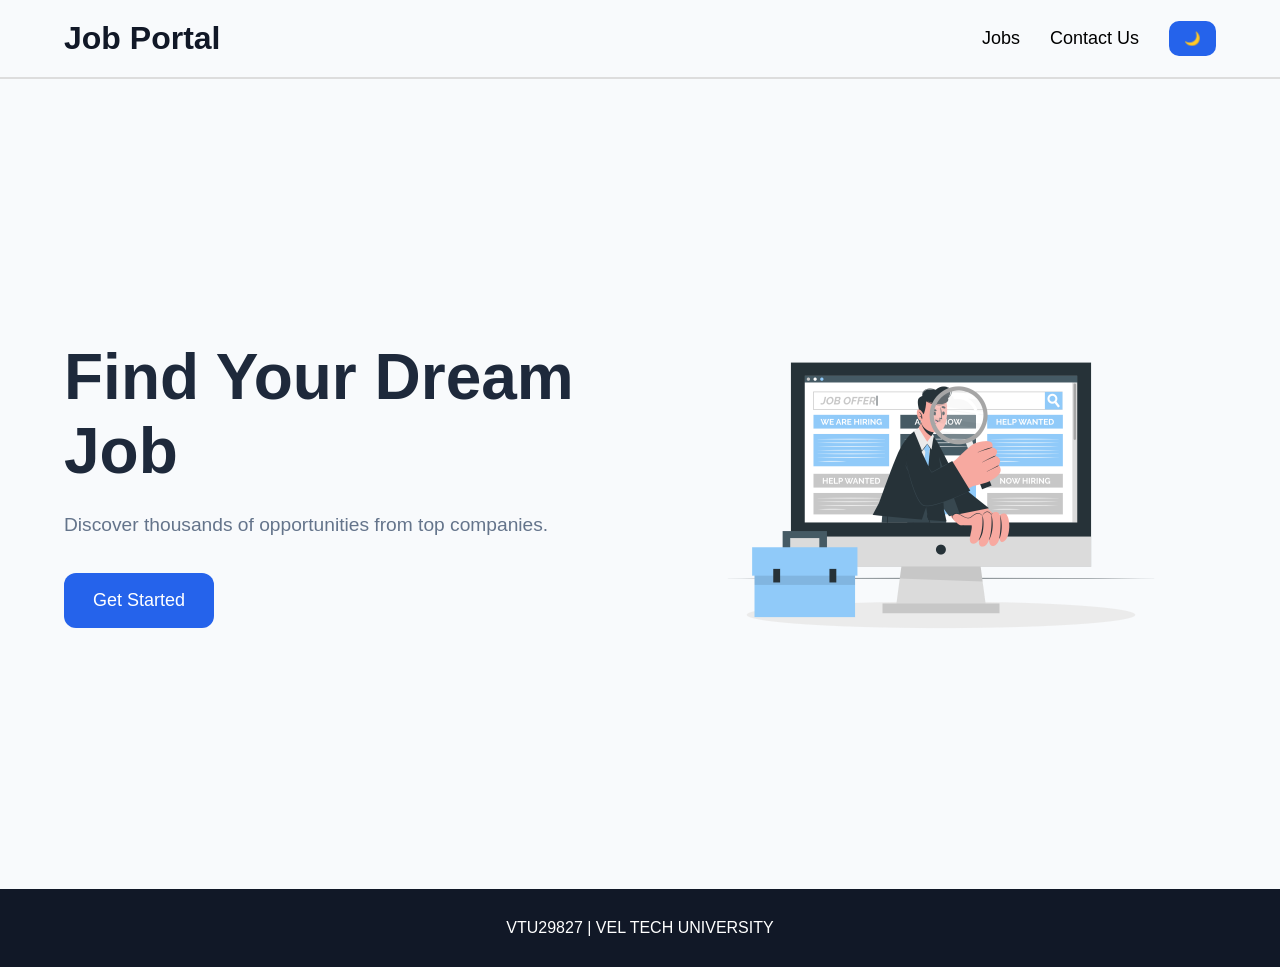
<file: index.html>
<!DOCTYPE html>
<html lang="en">
<head>
    <meta charset="UTF-8">
    <meta name="viewport" content="width=device-width, initial-scale=1.0">
    <title>O2H Job Portal</title>

    <link rel="stylesheet" href="./css/style.css">
    <link rel="stylesheet" href="./css/responsive.css">
</head>
<body>

<header>

    <h1 class="logo">Job Portal</h1>

    <nav>

        <ul>

            <li>
                <a href="./jobs.html">Jobs</a>
            </li>

            <li>
                <a href="./contact.html">Contact Us</a>
            </li>

            <li>
                <button id="themeBtn">
                    🌙
                </button>
            </li>

        </ul>

    </nav>

</header>


<main>

<section class="hero">

    <div class="hero-content">

        <h1>
            Find Your Dream Job
        </h1>

        <p>
            Discover thousands of opportunities from top companies.
        </p>

        <button id="jobs">
            Get Started
        </button>

    </div>


    <div class="hero-image">

        <img
        src="./images/home.png"
        alt="Job Search Illustration">

    </div>

</section>

</main>


<footer>

    <p>

        VTU29827 | VEL TECH UNIVERSITY

    </p>

</footer>

<script src="./js/app.js"></script>

</body>
</html>
</file>
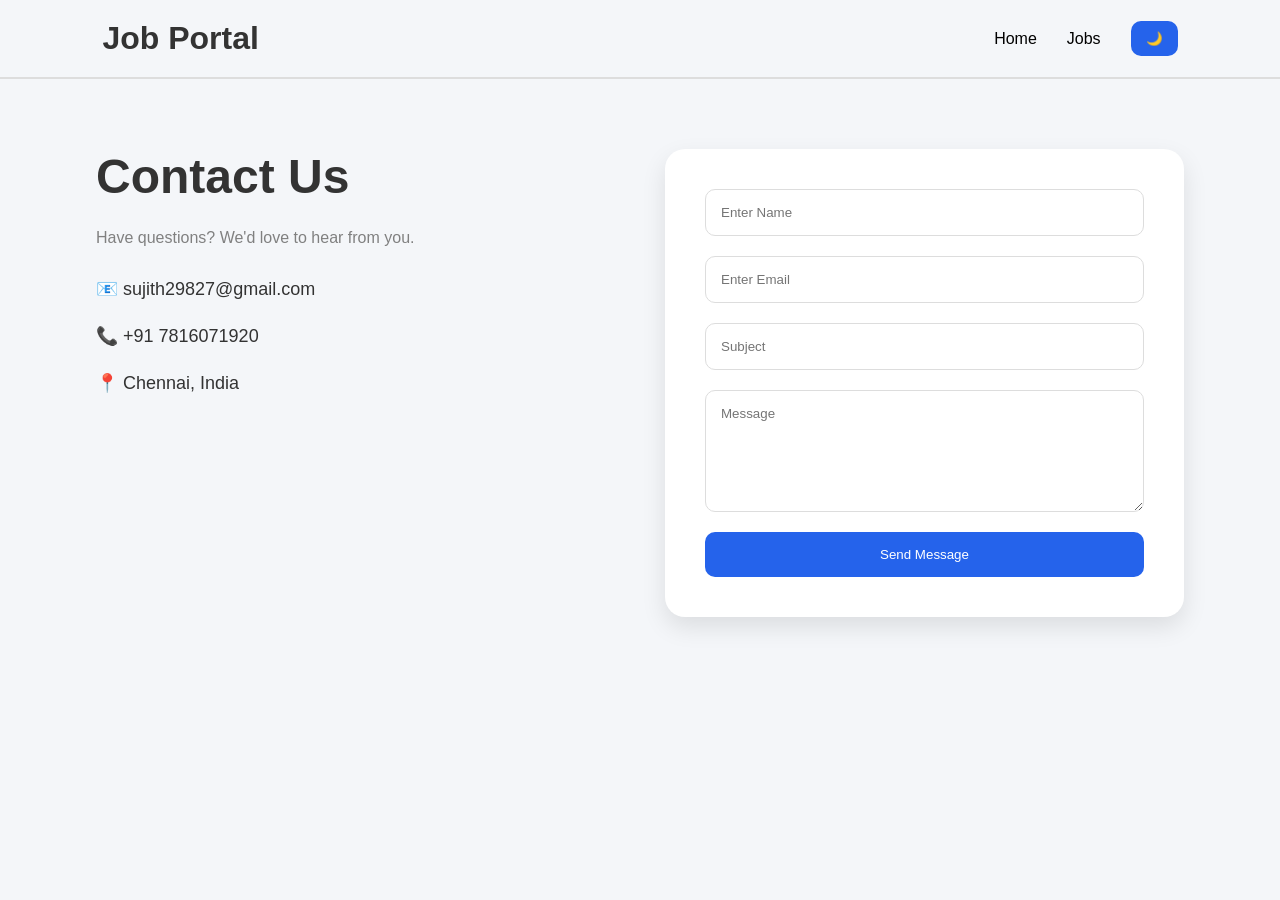
<file: contact.html>
<!DOCTYPE html>
<html lang="en">
<head>
    <meta charset="UTF-8">
    <meta name="viewport" content="width=device-width, initial-scale=1.0">
    <title>Contact Us</title>

    <link rel="stylesheet" href="./css/contact.css">
</head>
<body>

<header>

    <h1>Job Portal</h1>

    <nav>

        <ul>

            <li>
                <a href="./index.html">Home</a>
            </li>

            <li>
                <a href="./jobs.html">Jobs</a>
            </li>

            <li>
                <button id="themeBtn">
                    🌙
                </button>
            </li>

        </ul>

    </nav>

</header>


<main>

<section class="contact-container">

    <div class="contact-info">

        <h1>Contact Us</h1>

        <p>
            Have questions? We'd love to hear from you.
        </p>

        <div class="info">
            📧 sujith29827@gmail.com
        </div>

        <div class="info">
            📞 +91 7816071920
        </div>

        <div class="info">
            📍 Chennai, India
        </div>

    </div>


    <div class="contact-form">

        <form id="contactForm">

            <input
                type="text"
                id="name"
                placeholder="Enter Name"
                required
            >

            <input
                type="email"
                id="email"
                placeholder="Enter Email"
                required
            >

            <input
                type="text"
                id="subject"
                placeholder="Subject"
            >

            <textarea
                id="message"
                rows="6"
                placeholder="Message"
                required
            ></textarea>

            <button type="submit">
                Send Message
            </button>

        </form>

    </div>

</section>

</main>

<script src="./js/contact.js"></script>

</body>
</html>
</file>
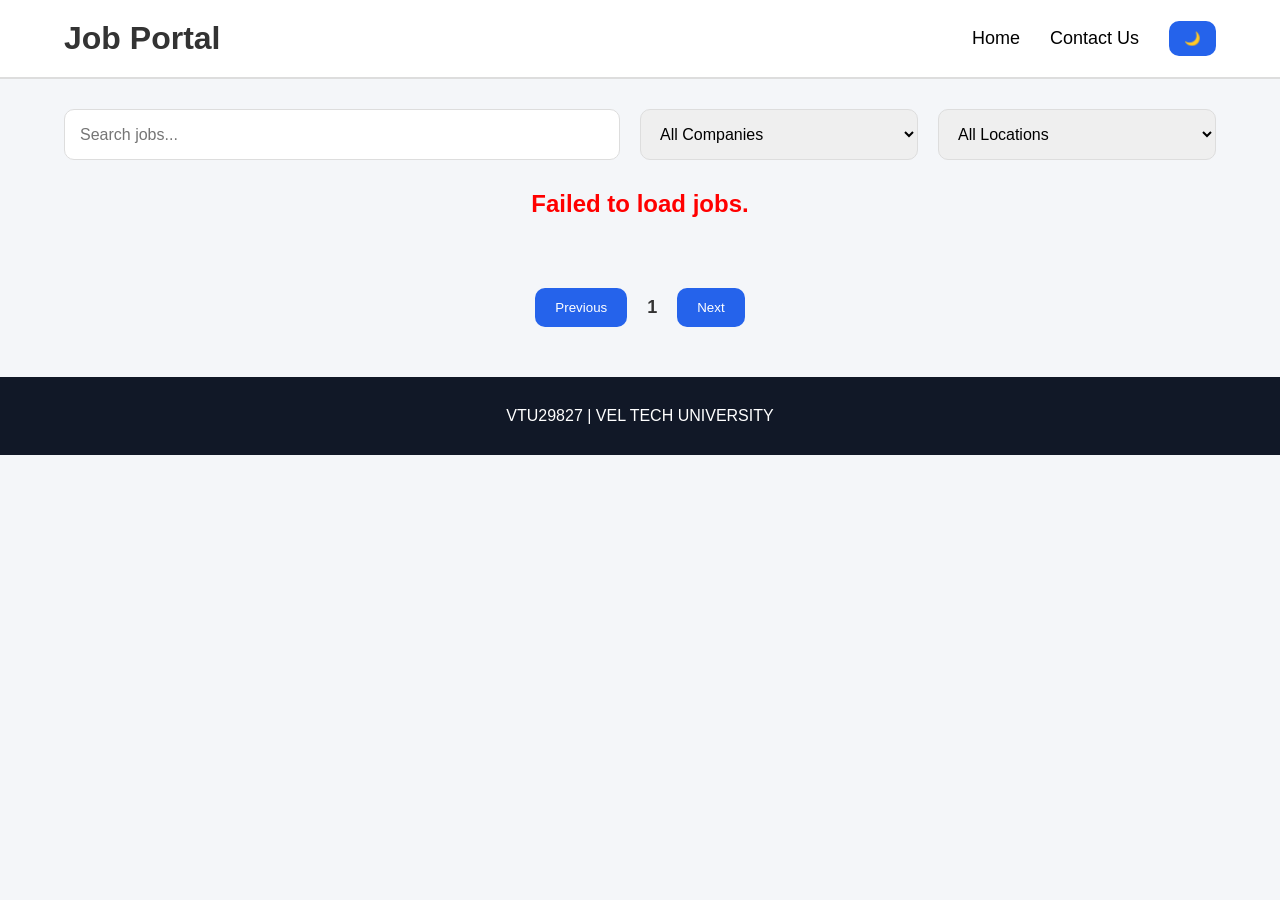
<file: jobs.html>
<!DOCTYPE html>
<html lang="en">
<head>
    <meta charset="UTF-8">
    <meta name="viewport" content="width=device-width, initial-scale=1.0">
    <title>Job Portal - Jobs</title>

    <link rel="stylesheet" href="./css/jobs.css">
    <link rel="stylesheet" href="./css/responsive.css">
</head>
<body>

    <!-- Header -->
   <header>
        <h1 class="">Job Portal</h1>

        <nav>
            <ul>
                <li>
                    <a href="./index.html" >Home</a>
                </li>

                <li>
                    <a href="./contact.html">Contact Us</a>
                </li>
                 <button id="themeBtn">
                    🌙
                </button>
            </ul>
           
        </nav>
    </header>


    <!-- Filters -->
    <section class="filters">

        <input
            type="text"
            id="searchInput"
            placeholder="Search jobs..."
        >

        <select id="companyFilter">

            <option value="">
                All Companies
            </option>

            <option value="Google">
                Google
            </option>

            <option value="Microsoft">
                Microsoft
            </option>

            <option value="Amazon">
                Amazon
            </option>

            <option value="Infosys">
                Infosys
            </option>

        </select>


        <select id="locationFilter">

            <option value="">
                All Locations
            </option>

            <option value="Remote">
                Remote
            </option>

            <option value="Bangalore">
                Bangalore
            </option>

            <option value="Chennai">
                Chennai
            </option>

            <option value="Hyderabad">
                Hyderabad
            </option>

        </select>

    </section>


    <!-- Loading Skeleton -->
    <section
        class="loading-container"
        id="loadingContainer"
    >

        <div class="skeleton"></div>
        <div class="skeleton"></div>
        <div class="skeleton"></div>
        <div class="skeleton"></div>
        <div class="skeleton"></div>
        <div class="skeleton"></div>

    </section>


    <!-- Error State -->
    <section
        id="errorContainer"
        class="error"
    >

    </section>


    <!-- Jobs -->
    <main>

        <section
            id="job-list"
            class="job-list"
        >

        </section>

    </main>


    <!-- Pagination -->
    <section class="pagination">

        <button id="prevBtn">

            Previous

        </button>


        <span id="pageNumber">

            1

        </span>


        <button id="nextBtn">

            Next

        </button>

    </section>


    <!-- Footer -->
    <footer>

        <p>

            VTU29827 | VEL TECH UNIVERSITY

        </p>

    </footer>


    <script src="./js/jobs.js"></script>

  </script>
</body>
</html>
</file>
<file: css/style.css>
*{
    margin:0;
    padding:0;
    box-sizing:border-box;
    font-family:Arial,sans-serif;
}

body{
    background:#f8fafc;
    color:#111827;
    transition:.3s;
}

header{

    display:flex;

    justify-content:space-between;

    align-items:center;

    padding:20px 80px;

    border-bottom:2px solid #ddd;
}

ul{

    display:flex;

    gap:30px;

    align-items:center;
}

ul li{

    list-style:none;
}

ul li a{

    text-decoration:none;

    color:black;

    font-size:18px;
}

ul li a:hover{

    color:blueviolet;
}

#themeBtn{

    border:none;

    background:#2563eb;

    color:white;

    padding:10px 15px;

    border-radius:10px;

    cursor:pointer;
}

.hero{

    min-height:90vh;

    display:flex;

    justify-content:space-evenly;

    align-items:center;

    gap:50px;

    padding:0 8%;

}

.hero-content{

    width:50%;
}

.hero-content h1{

    font-size:4rem;

    margin-bottom:20px;

    color:#1e293b;
}

.hero-content p{

    font-size:1.2rem;

    color:#64748b;

    line-height:1.8;
}

#jobs{

    margin-top:30px;

    width:150px;

    height:55px;

    border:none;

    border-radius:12px;

    background:#2563eb;

    color:white;

    cursor:pointer;

    font-size:18px;
}

.hero-image{

    width:50%;

    display:flex;

    justify-content:center;
}

.hero-image img{

    width:600px;

    max-width:100%;
}

footer{

    background:#111827;

    color:white;

    text-align:center;

    padding:30px;
}

/* Dark Mode */

body.dark{

    background:#111827;

    color:white;
}

body.dark header{

    background:#1f2937;
}

body.dark .hero-content h1{

    color:white;
}

body.dark .hero-content p{

    color:#d1d5db;
}

body.dark a{

    color:white;
}

body.dark footer{

    background:black;
}

@media(max-width:768px){

header{

    flex-direction:column;

    gap:20px;

    padding:20px;
}

ul{

    flex-direction:column;
}

.hero{

    flex-direction:column-reverse;

    text-align:center;

    padding:50px 20px;
}

.hero-content{

    width:100%;
}

.hero-image{

    width:100%;
}

.hero-image img{

    width:350px;
}

.hero-content h1{

    font-size:3rem;
}

}


@media (max-width:1400px){

    header{
        padding:20px 5%;
    }

    .hero{
        padding:0 5%;
    }

    .hero-image img{
        width:500px;
    }

}
@media (max-width:1200px){

    .hero-content h1{
        font-size:3.5rem;
    }

    .hero-image img{
        width:450px;
    }

}

@media (max-width:992px){

    header{
        padding:20px 40px;
    }

    .hero{

        gap:40px;

        padding:50px 40px;

    }

    .hero-content h1{
        font-size:3rem;
    }

    .hero-image img{
        width:400px;
    }

}
@media (max-width:768px){

    header{

        flex-direction:column;

        gap:20px;

        padding:20px;

    }

    ul{

        gap:20px;

    }

    .hero{

        flex-direction:column-reverse;

        text-align:center;

        gap:40px;

        padding:50px 20px;
    }

    .hero-content{

        width:100%;
    }

    .hero-image{

        width:100%;
    }

    .hero-image img{

        width:350px;
    }

    .hero-content h1{

        font-size:2.8rem;
    }

}
@media (max-width:576px){

    ul{

        flex-direction:column;

        gap:15px;
    }

    .hero{

        gap:30px;
    }

    .hero-content h1{

        font-size:2.2rem;
    }

    .hero-content p{

        font-size:1rem;
    }

    .hero-image img{

        width:280px;
    }

    #jobs{

        width:140px;

        height:50px;
    }

}
@media (max-width:400px){

    .hero-content h1{

        font-size:1.8rem;
    }

    .hero-image img{

        width:230px;
    }

    header{

        padding:15px;
    }

    footer{

        padding:20px;
    }

}
</file>
<file: css/responsive.css>
/* ================= 1400px ================= */

@media screen and (max-width:1400px){

    header{
        padding:20px 5%;
    }

}


/* ================= Laptop ================= */

@media screen and (max-width:1200px){

    .filters{

        grid-template-columns:
        1fr 1fr;

    }

    .job-list{

        grid-template-columns:
        repeat(2,1fr);

    }

}


/* ================= Tablet ================= */

@media screen and (max-width:768px){

    header{

        flex-direction:column;

        text-align:center;

        padding:20px;

        gap:20px;

    }

    ul{

        flex-wrap:wrap;

        justify-content:center;

        gap:15px;

    }

    .filters{

        width:95%;

        grid-template-columns:
        1fr;

    }

    .filters input,
    .filters select{

        width:100%;

    }

    .job-list{

        width:95%;

        grid-template-columns:
        1fr;

    }

    .pagination{

        flex-wrap:wrap;

        gap:15px;

    }

}


/* ================= Mobile ================= */

@media screen and (max-width:480px){

    header h1{

        font-size:28px;

    }

    ul{

        flex-direction:column;

        gap:12px;

    }

    .card{

        padding:15px;

        min-height:260px;

    }

    .card img{

        width:50px;

        height:50px;

    }

    .card h2{

        font-size:16px;

    }

    .card p{

        font-size:13px;

    }

    .card button{

        padding:10px;

        font-size:14px;

    }

    .pagination button{

        padding:10px 15px;

    }

}


/* ================= Small Mobile ================= */

@media screen and (max-width:360px){

    header h1{

        font-size:24px;

    }

    .card{

        padding:12px;

    }

    .card h2{

        font-size:15px;

    }

    .card p{

        font-size:12px;

    }

}
</file>
<file: css/contact.css>
*{
    margin:0;
    padding:0;
    box-sizing:border-box;
    font-family:Arial,sans-serif;
}

body{
    background:#f4f6f9;
    color:#333;
    transition:.3s;
}

header{
    display:flex;
    justify-content:space-between;
    align-items:center;
    padding:20px 8%;
    border-bottom:2px solid #ddd;
}

ul{
    display:flex;
    gap:30px;
    align-items:center;
}

li{
    list-style:none;
}

a{
    text-decoration:none;
    color:black;
}

#themeBtn{
    border:none;
    background:#2563eb;
    color:white;
    padding:10px 15px;
    border-radius:10px;
    cursor:pointer;
}

.contact-container{

    width:85%;

    margin:70px auto;

    display:grid;

    grid-template-columns:1fr 1fr;

    gap:50px;

}

.contact-info h1{
    font-size:3rem;
    margin-bottom:20px;
}

.contact-info p{
    color:gray;
    line-height:1.8;
}

.info{
    margin-top:25px;
    font-size:18px;
}

.contact-form{

    background:white;

    padding:40px;

    border-radius:20px;

    box-shadow:0 10px 25px rgba(0,0,0,.1);

}

form{
    display:flex;
    flex-direction:column;
    gap:20px;
}

input,
textarea{

    padding:15px;

    border:1px solid #ddd;

    border-radius:10px;

    outline:none;

}

button{

    border:none;

    background:#2563eb;

    color:white;

    padding:15px;

    border-radius:10px;

    cursor:pointer;

}

button:hover{
    background:#1d4ed8;
}

/* Dark Mode */

body.dark{
    background:#111827;
    color:white;
}

body.dark header{
    background:#1f2937;
}

body.dark .contact-form{
    background:#1f2937;
}

body.dark input,
body.dark textarea{
    background:#374151;
    color:white;
    border:1px solid #555;
}

body.dark a{
    color:white;
}

body.dark .contact-info p{
    color:#d1d5db;
}

/* Responsive */

@media(max-width:768px){

    header{
        flex-direction:column;
        gap:20px;
    }

    ul{
        flex-direction:column;
    }

    .contact-container{
        grid-template-columns:1fr;
    }

}
</file>
<file: css/jobs.css>
/* ================= RESET ================= */

*{
    margin:0;
    padding:0;
    box-sizing:border-box;
    font-family:Arial,sans-serif;
}

body{
    background:#f4f6f9;
    color:#333;
    overflow-x:hidden;
    transition:.3s;
}


/* ================= HEADER ================= */

header{

    display:flex;

    justify-content:space-between;

    align-items:center;

    flex-wrap:wrap;

    gap:20px;

    padding:20px 80px;

    border-bottom:2px solid #ddd;

    background:white;

}

ul{

    display:flex;

    align-items:center;

    gap:30px;

}

ul li{

    list-style:none;

}

ul li a{

    text-decoration:none;

    color:black;

    font-size:18px;

    font-weight:500;

    transition:.3s;

}

ul li a:hover{

    color:blueviolet;

}

#themeBtn{

    border:none;

    background:#2563eb;

    color:white;

    padding:10px 15px;

    border-radius:10px;

    cursor:pointer;

}


/* ================= FILTERS ================= */

.filters{

    width:90%;

    max-width:1300px;

    margin:30px auto;

    display:grid;

    grid-template-columns:2fr 1fr 1fr;

    gap:20px;

}

.filters input,
.filters select{

    padding:15px;

    border:1px solid #ddd;

    border-radius:10px;

    outline:none;

    font-size:16px;

}


/* ================= LOADING ================= */

.loading-container{

    width:90%;

    margin:auto;

    display:grid;

    grid-template-columns:
    repeat(auto-fit,minmax(250px,1fr));

    gap:20px;

}

.skeleton{

    height:220px;

    border-radius:15px;

    background:#ddd;

    animation:pulse 1.5s infinite;

}

@keyframes pulse{

    0%{
        opacity:.5;
    }

    50%{
        opacity:1;
    }

    100%{
        opacity:.5;
    }

}


/* ================= ERROR ================= */

.error{

    text-align:center;

    color:red;

    margin:20px;

}


/* ================= JOB GRID ================= */

.job-list{

    width:90%;

    max-width:1400px;

    margin:auto;

    display:grid;

    grid-template-columns:
    repeat(3,1fr);

    gap:25px;

}


/* ================= CARD ================= */

.card{

    background:white;

    border:1px solid #ddd;

    border-radius:18px;

    padding:18px;

    min-height:280px;

    display:flex;

    flex-direction:column;

    box-shadow:
    0 5px 15px rgba(0,0,0,.1);

    transition:.3s;

}

.card:hover{

    transform:translateY(-5px);

}

.card img{

    width:55px;

    height:55px;

    object-fit:contain;

    border-radius:50%;

    border:1px solid #ddd;

}

.card h2{

    margin:12px 0;

    color:#2563eb;

    font-size:18px;

}

.card p{

    margin:8px 0;

    color:#555;

    font-size:14px;

}


/* ================= ICON ROW ================= */

.info{

    display:flex;

    align-items:center;

    gap:10px;

}

.icon{

    width:20px;

    height:20px;

    object-fit:contain;

}


/* ================= BUTTON ================= */

.card button{

    margin-top:auto;

    border:none;

    background:#2563eb;

    color:white;

    padding:12px;

    border-radius:10px;

    cursor:pointer;

    transition:.3s;

}

.card button:hover{

    background:#1d4ed8;

}


/* ================= PAGINATION ================= */

.pagination{

    display:flex;

    justify-content:center;

    align-items:center;

    gap:20px;

    margin:50px 0;

}

.pagination button{

    border:none;

    background:#2563eb;

    color:white;

    padding:12px 20px;

    border-radius:10px;

    cursor:pointer;

}

#pageNumber{

    font-size:18px;

    font-weight:bold;

}


/* ================= FOOTER ================= */

footer{

    background:#111827;

    color:white;

    text-align:center;

    padding:30px;

}


/* ================= DARK MODE ================= */

body.dark{

    background:#111827;

    color:white;

}

body.dark header{

    background:#1f2937;

    border-bottom:1px solid #444;

}

body.dark .card{

    background:#1f2937;

    border:1px solid #444;

}

body.dark input,
body.dark select{

    background:#374151;

    color:white;

    border:1px solid #555;

}

body.dark .card p,
body.dark .info{

    color:#d1d5db;

}

body.dark a{

    color:white;

}

body.dark footer{

    background:black;

}
</file>
